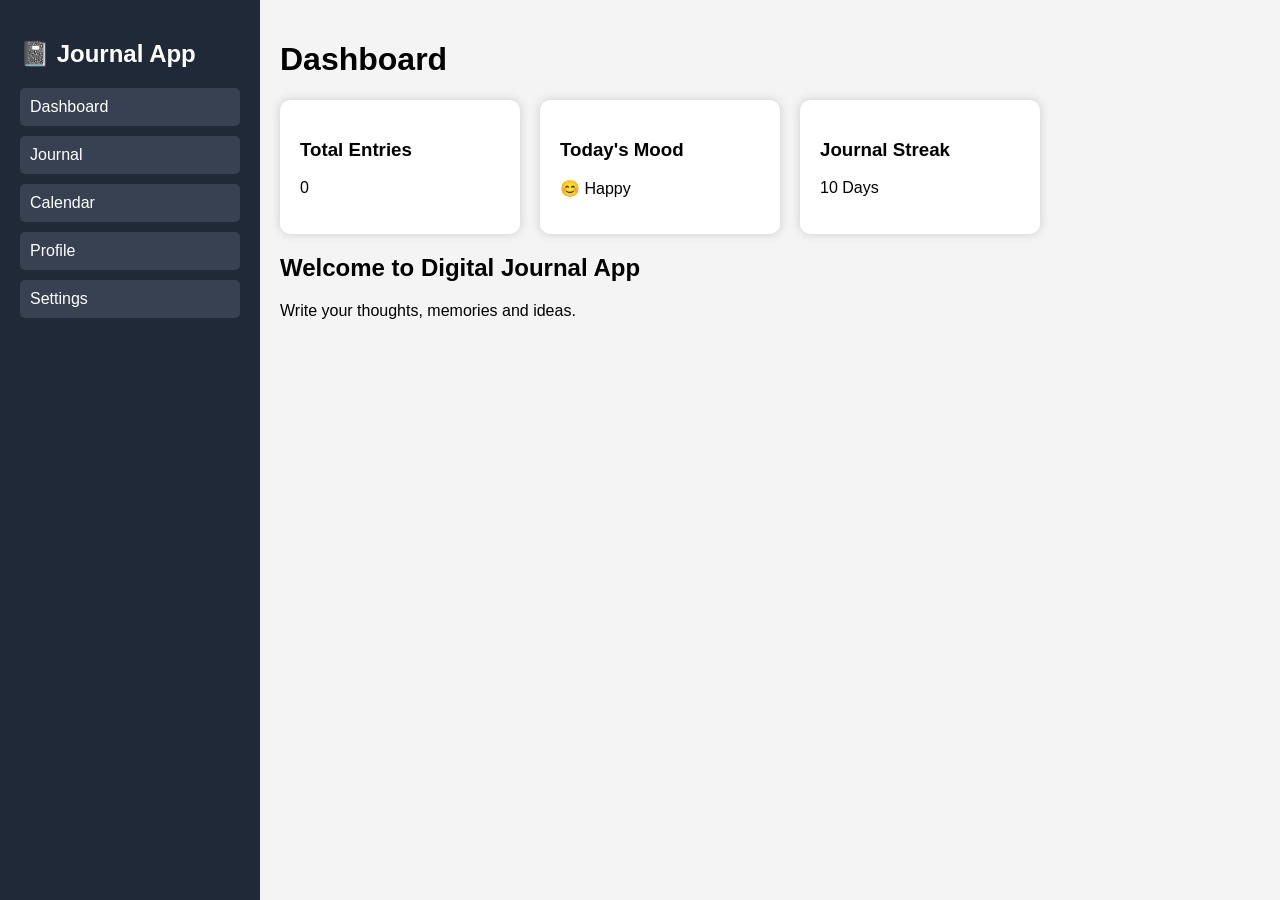
<file: index.html>
<!DOCTYPE html>
<html>
<head>
<title>Digital Journal Dashboard</title>
<link rel="stylesheet" href="style.css">
</head>
<body>

<div class="sidebar">
    <h2>📓 Journal App</h2>

    <a href="index.html">Dashboard</a>
    <a href="journal.html">Journal</a>
    <a href="calendar.html">Calendar</a>
    <a href="profile.html">Profile</a>
    <a href="settings.html">Settings</a>
</div>

<div class="main">

<h1>Dashboard</h1>

<div class="cards">

<div class="card">
<h3>Total Entries</h3>
<p id="totalEntries">0</p>
</div>

<div class="card">
<h3>Today's Mood</h3>
<p>😊 Happy</p>
</div>

<div class="card">
<h3>Journal Streak</h3>
<p>10 Days</p>
</div>

</div>

<h2>Welcome to Digital Journal App</h2>

<p>Write your thoughts, memories and ideas.</p>

</div>

<script src="script.js"></script>

</body>
</html>
</file>
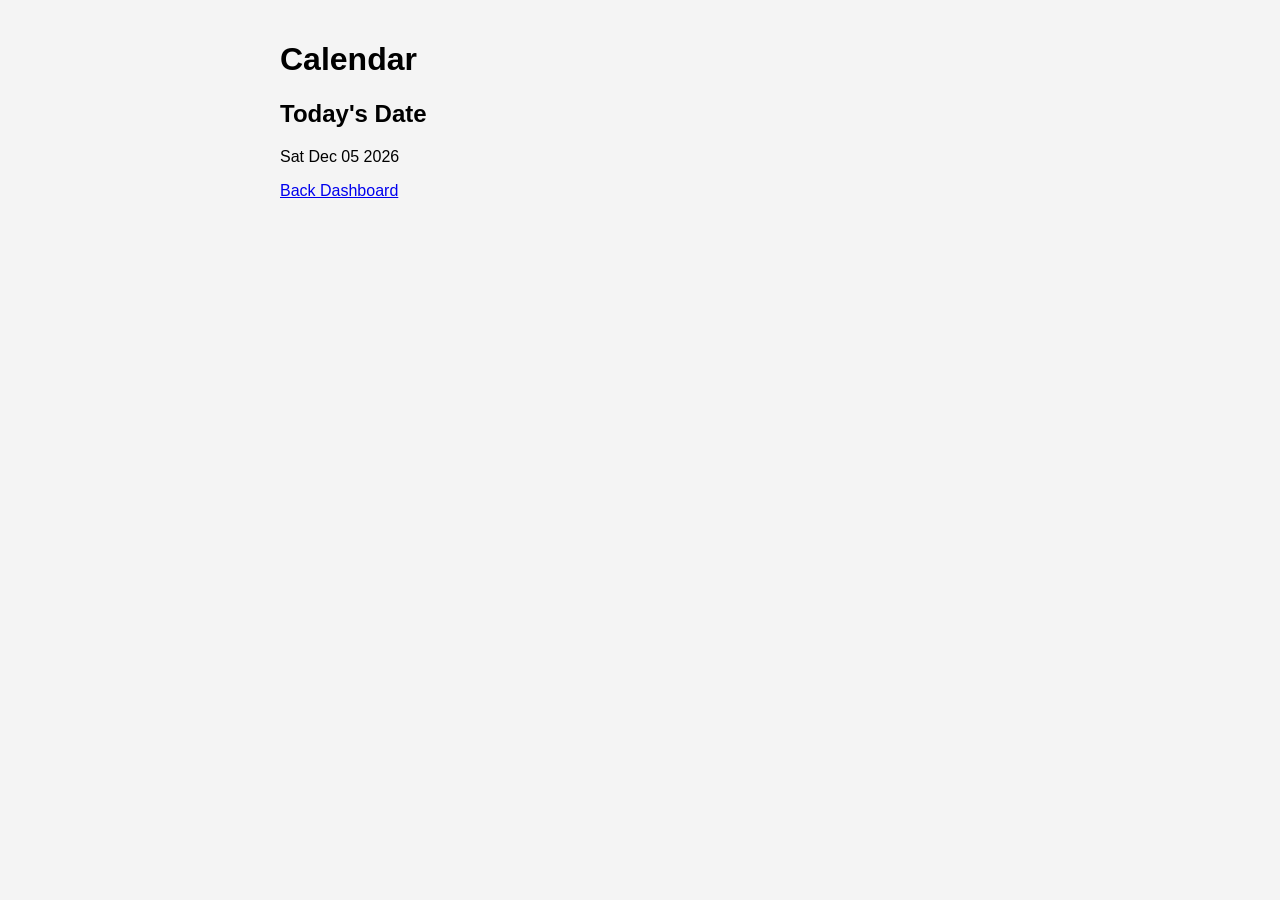
<file: calendar.html>
<!DOCTYPE html>
<html>
<head>
<title>Calendar</title>
<link rel="stylesheet" href="style.css">
</head>
<body>

<div class="main">

<h1>Calendar</h1>

<h2>Today's Date</h2>

<p id="todayDate"></p>

<a href="index.html">Back Dashboard</a>

</div>

<script src="script.js"></script>

</body>
</html>
</file>
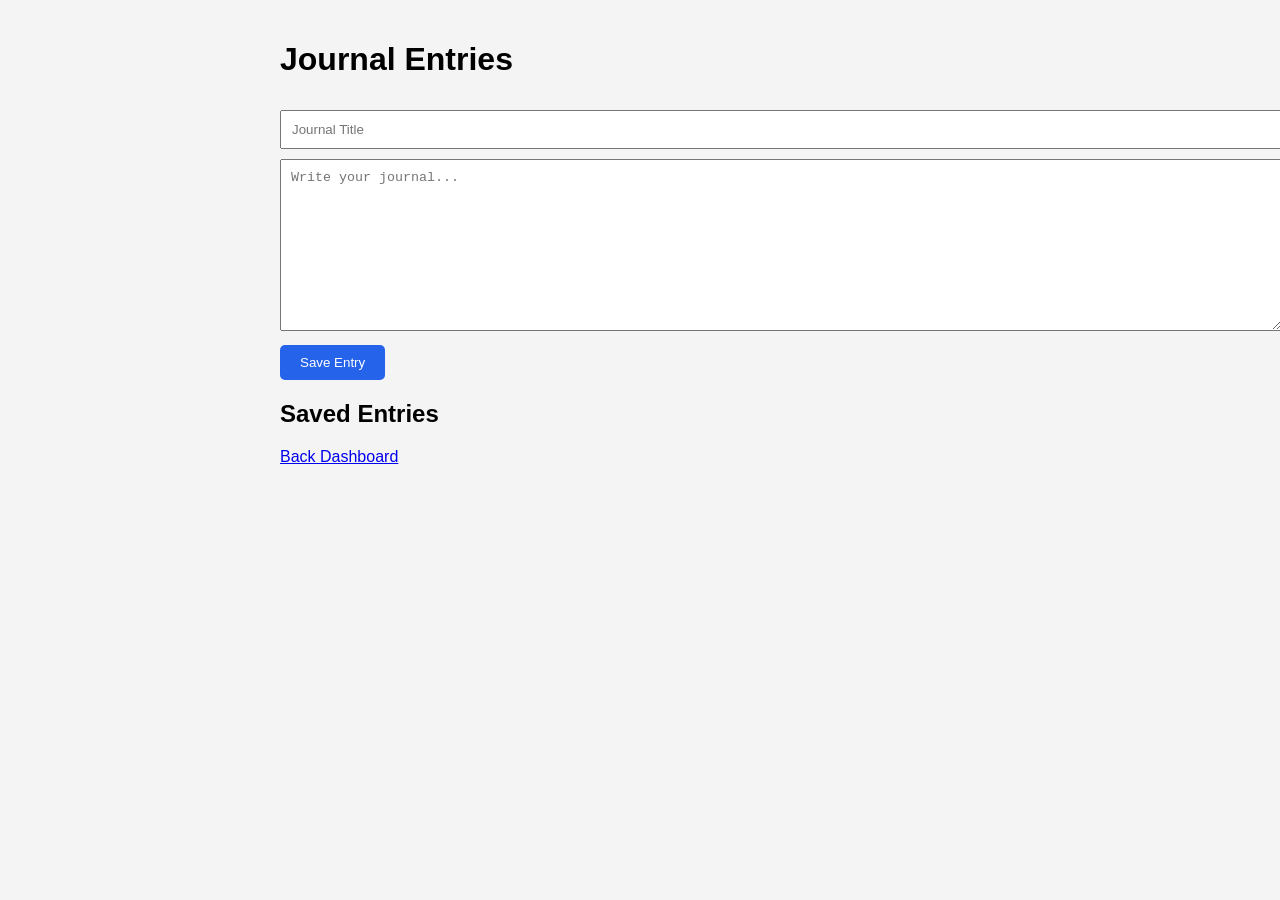
<file: journal.html>
<!DOCTYPE html>
<html>
<head>
<title>Journal Entries</title>
<link rel="stylesheet" href="style.css">
</head>
<body>

<div class="main">

<h1>Journal Entries</h1>

<input type="text"
id="title"
placeholder="Journal Title">

<textarea
id="content"
placeholder="Write your journal..."
rows="10"></textarea>

<button onclick="saveEntry()">
Save Entry
</button>

<h2>Saved Entries</h2>

<ul id="entryList"></ul>

<a href="index.html">Back Dashboard</a>

</div>

<script src="script.js"></script>

</body>
</html>
</file>
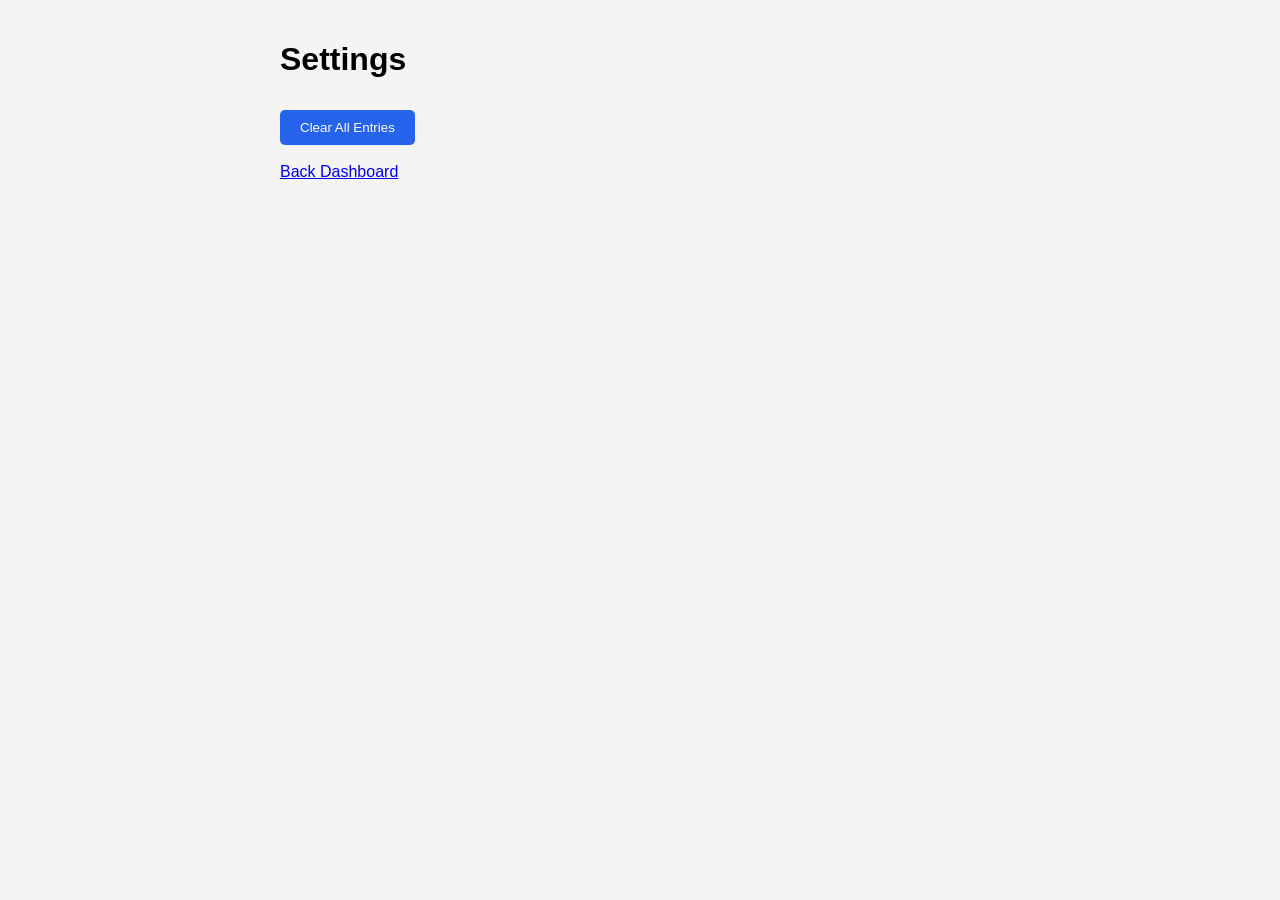
<file: settings.html>
<!DOCTYPE html>
<html>
<head>
<title>Settings</title>
<link rel="stylesheet" href="style.css">
</head>
<body>

<div class="main">

<h1>Settings</h1>

<button onclick="clearEntries()">
Clear All Entries
</button>

<br><br>

<a href="index.html">Back Dashboard</a>

<script src="script.js"></script>

</div>

</body>
</html>
</file>
<file: style.css>
body{
margin:0;
font-family:Arial;
background:#f4f4f4;
}

.sidebar{
width:220px;
height:100vh;
background:#1f2937;
position:fixed;
padding:20px;
}

.sidebar h2{
color:white;
}

.sidebar a{
display:block;
color:white;
text-decoration:none;
padding:10px;
margin-top:10px;
background:#374151;
border-radius:5px;
}

.main{
margin-left:260px;
padding:20px;
}

.cards{
display:flex;
gap:20px;
}

.card{
background:white;
padding:20px;
width:200px;
border-radius:10px;
box-shadow:0 0 10px #ccc;
}

input,textarea{
width:100%;
padding:10px;
margin-top:10px;
}

button{
background:#2563eb;
color:white;
border:none;
padding:10px 20px;
margin-top:10px;
cursor:pointer;
border-radius:5px;
}
</file>
